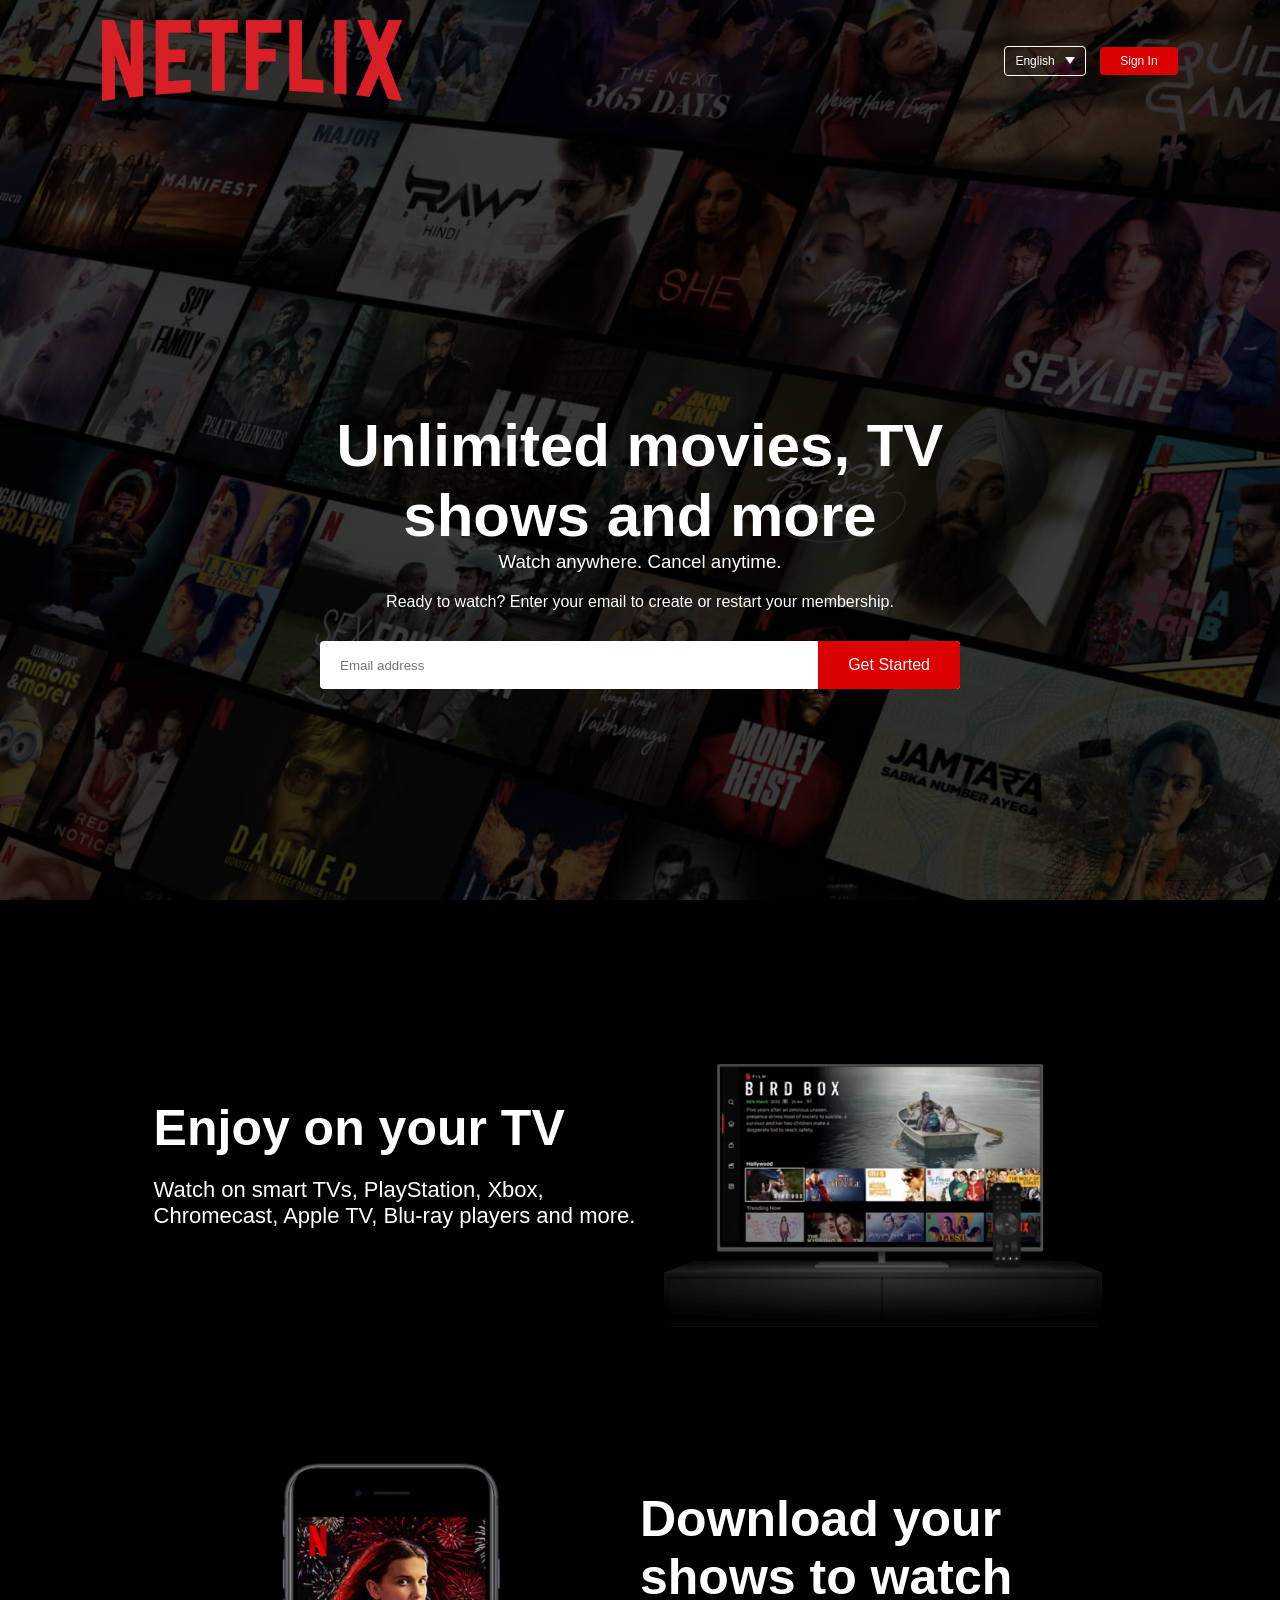
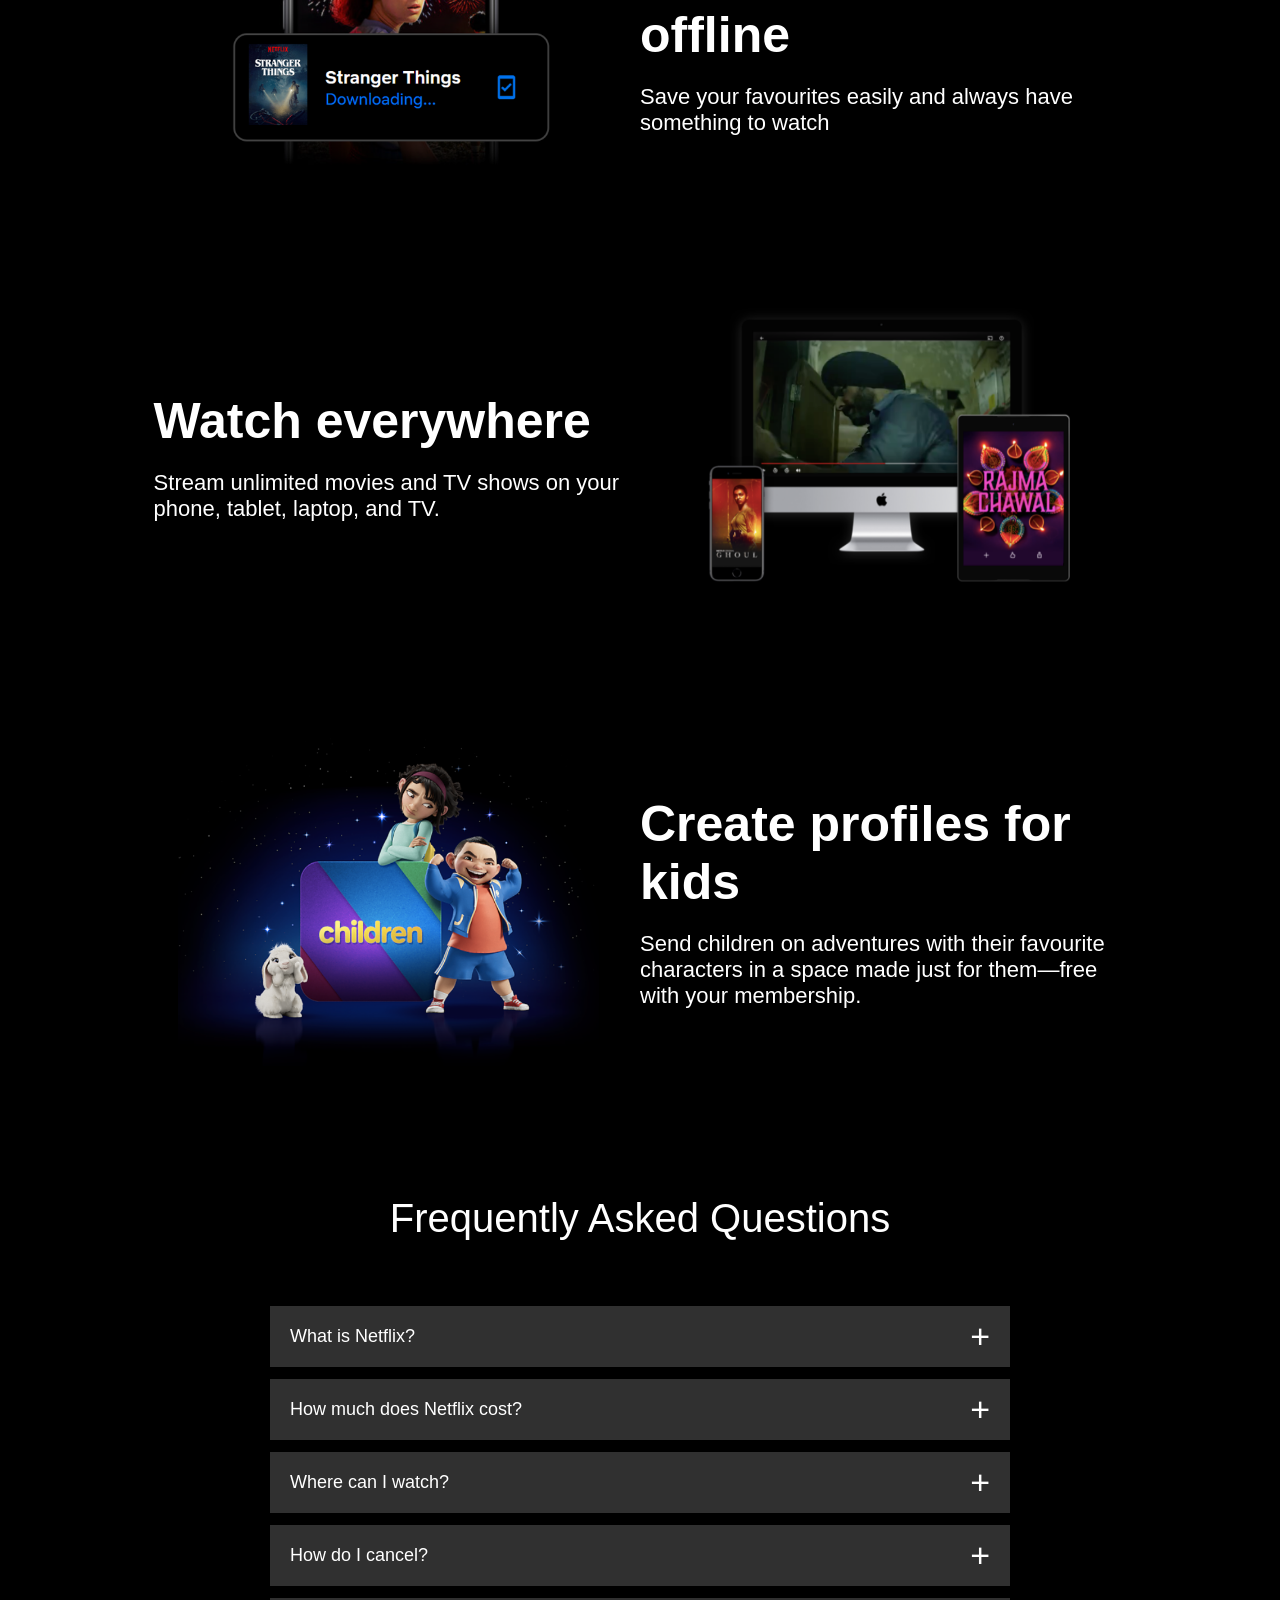
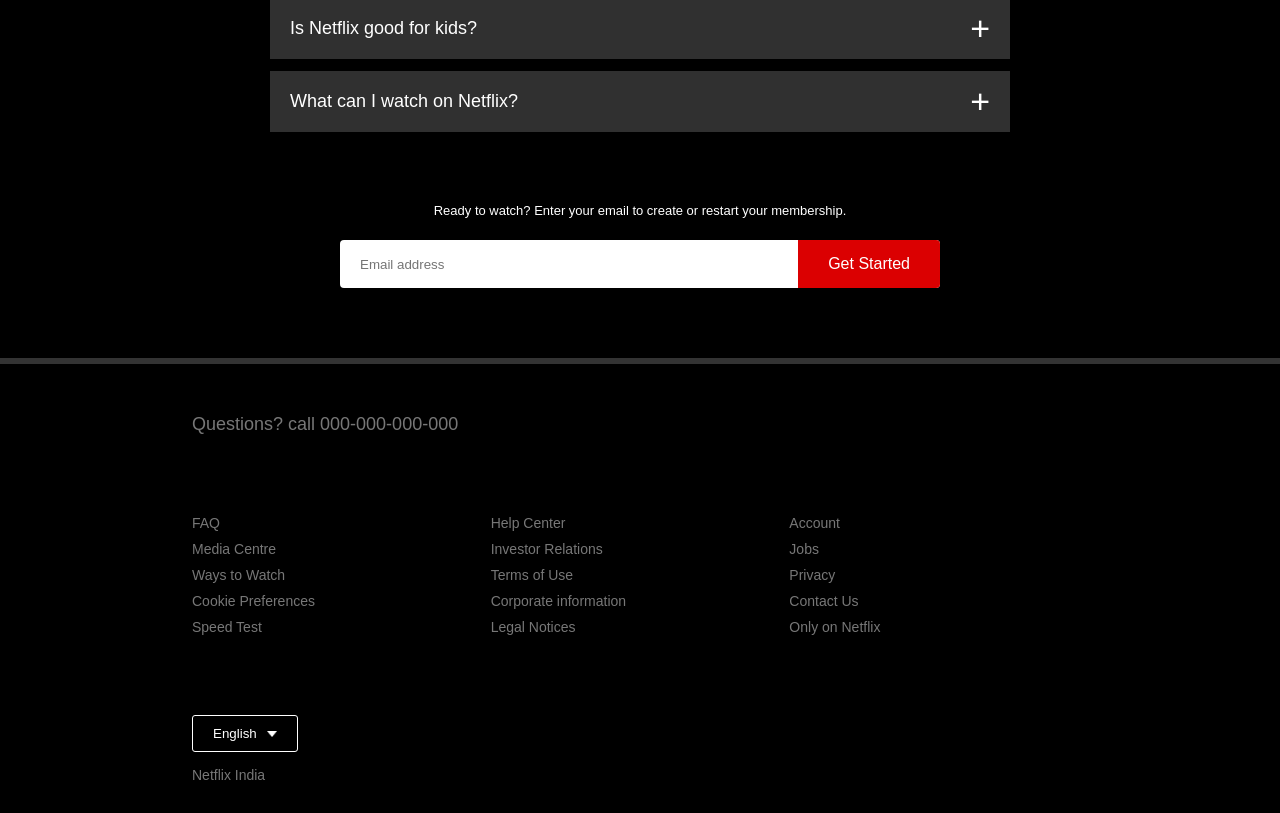
<file: index.html>
<!DOCTYPE html>
<html lang="en">
  <head>
    <meta charset="UTF-8" />
    <meta name="viewport" content="width=device-width, initial-scale=1.0" />
    <title>Netflix Website Clone</title>
    <link rel="stylesheet" href="style2.css" />
  </head>
  <body>
    <div class="header">
      <nav>
        <img src="./logo.png" class="logo" />
        <div>
          <button class="language-btn">
            English <img src="./down-icon.png" />
          </button>
          <button>Sign In</button>
        </div>
      </nav>
      <div class="header-content">
        <h1>Unlimited movies, TV shows and more</h1>
        <h3>Watch anywhere. Cancel anytime.</h3>
        <p>
          Ready to watch? Enter your email to create or restart your membership.
        </p>
        <form class="email-signup">
          <input type="email" placeholder="Email address" required />
          <button type="submit">Get Started</button>
        </form>
      </div>
    </div>
    <div class="features">
      <div class="row">
        <div class="text-col">
          <h2>Enjoy on your TV</h2>
          <p>
            Watch on smart TVs, PlayStation, Xbox, Chromecast, Apple TV, Blu-ray
            players and more.
          </p>
        </div>
        <div class="img-col">
          <img src="./feature-1.png" ; />
        </div>
      </div>
      <div class="row">
        <div class="img-col">
          <img src="./feature-2.png" ; />
        </div>
        <div class="text-col">
          <h2>Download your shows to watch offline</h2>
          <p>Save your favourites easily and always have something to watch</p>
        </div>
      </div>
      <div class="row">
        <div class="text-col">
          <h2>Watch everywhere</h2>
          <p>
            Stream unlimited movies and TV shows on your phone, tablet, laptop,
            and TV.
          </p>
        </div>
        <div class="img-col">
          <img src="./feature-3.png" ; />
        </div>
      </div>
      <div class="row">
        <div class="img-col">
          <img src="./feature-4.png" ; />
        </div>
        <div class="text-col">
          <h2>Create profiles for kids</h2>
          <p>
            Send children on adventures with their favourite characters in a
            space made just for them—free with your membership.
          </p>
        </div>
      </div>
    </div>

    <div class="faq">
      <h2>Frequently Asked Questions</h2>
      <ul class="accordion">
        <li>
          <input type="radio" name="accordion" id="first" />
          <label for="first">What is Netflix?</label>
          <div class="content">
            <p>
              Lorem ipsum dolor sit amet consectetur adipisicing elit. Amet
              nesciunt dolore totam sequi laudantium, ea quia, exercitationem
              perspiciatis necessitatibus rem qui optio vero inventore adipisci
              architecto nam fugit molestiae velit.
            </p>
          </div>
        </li>
        <li>
          <input type="radio" name="accordion" id="second" />
          <label for="second">How much does Netflix cost?</label>
          <div class="content">
            <p>
              Lorem ipsum dolor sit amet consectetur adipisicing elit. Amet
              nesciunt dolore totam sequi laudantium, ea quia, exercitationem
              perspiciatis necessitatibus rem qui optio vero inventore adipisci
              architecto nam fugit molestiae velit.
            </p>
          </div>
        </li>
        <li>
          <input type="radio" name="accordion" id="third" />
          <label for="third">Where can I watch?</label>
          <div class="content">
            <p>
              Lorem ipsum dolor sit amet consectetur adipisicing elit. Amet
              nesciunt dolore totam sequi laudantium, ea quia, exercitationem
              perspiciatis necessitatibus rem qui optio vero inventore adipisci
              architecto nam fugit molestiae velit.
            </p>
          </div>
        </li>
        <li>
          <input type="radio" name="accordion" id="fourth" />
          <label for="fourth">How do I cancel?</label>
          <div class="content">
            <p>
              Lorem ipsum dolor sit amet consectetur adipisicing elit. Amet
              nesciunt dolore totam sequi laudantium, ea quia, exercitationem
              perspiciatis necessitatibus rem qui optio vero inventore adipisci
              architecto nam fugit molestiae velit.
            </p>
          </div>
        </li>
        <li>
          <input type="radio" name="accordion" id="fifth" />
          <label for="fifth">Is Netflix good for kids?</label>
          <div class="content">
            <p>
              Lorem ipsum dolor sit amet consectetur adipisicing elit. Amet
              nesciunt dolore totam sequi laudantium, ea quia, exercitationem
              perspiciatis necessitatibus rem qui optio vero inventore adipisci
              architecto nam fugit molestiae velit.
            </p>
          </div>
        </li>
        <li>
          <input type="radio" name="accordion" id="sixth" />
          <label for="sixth">What can I watch on Netflix?</label>
          <div class="content">
            <p>
              Lorem ipsum dolor sit amet consectetur adipisicing elit. Amet
              nesciunt dolore totam sequi laudantium, ea quia, exercitationem
              perspiciatis necessitatibus rem qui optio vero inventore adipisci
              architecto nam fugit molestiae velit.
            </p>
          </div>
        </li>
      </ul>
      <small>
        Ready to watch? Enter your email to create or restart your
        membership.</small >
      <form class="email-signup">
        <input type="email" placeholder="Email address" required />
        <button type="submit">Get Started</button>
      </form>
    </div>

    <div class="footer">
      <h2>Questions? call 000-000-000-000</h2>
      <div class="row">
        <div class="col">
          <a href="#">FAQ</a>
          <a href="#">Media Centre</a>
          <a href="#">Ways to Watch</a>
          <a href="#">Cookie Preferences</a>
          <a href="#">Speed Test</a>
        </div>
        <div class="col">
          <a href="#">Help Center</a>
          <a href="#">Investor Relations</a>
          <a href="#">Terms of Use</a>
          <a href="#">Corporate information</a>
          <a href="#">Legal Notices</a>
        </div>
        <div class="col">
          <a href="#">Account</a>
          <a href="#">Jobs</a>
          <a href="#">Privacy</a>
          <a href="#">Contact Us</a>
          <a href="#">Only on Netflix</a>
        </div>
      </div>
      <button class="language-btn">
        English <img src="./down-icon.png" />
      </button>
      <p class="copyright-txt">Netflix India</p>
    </div>
  </body>
</html>
</file>
<file: style2.css>
* {
  margin: 0;
  padding: 0;
  font-family: "poppins", sans-serif;
  box-sizing: border-box;
}

body {
  background: #000;
  color: #fff;
}

.header {
  width: 100%;
  height: 100vh;
  background-image: linear-gradient(rgba(0, 0, 0, 0.7), rgba(0, 0, 0, 0.7)),
    url(./header-image.png);
  background-size: cover;
  background-position: center;
  padding: 10px 8%;
  position: relative;
}
nav {
  display: flex;
  align-items: center;
  justify-content: space-between;
  padding: 10px 0;
}

logo {
  width: 150px;
  cursor: pointer;
}
nav button {
  border: 0;
  outline: 0;
  background: #db0001;
  color: #fff;
  padding: 7px 20px;
  font-size: 12px;
  border-radius: 4px;
  margin-left: 10px;
  cursor: pointer;
}

.language-btn {
  display: inline-flex;
  align-items: center;
  background: transparent;
  border: 1px solid white;
  padding: 7px 10px;
}

.language-btn img {
  width: 10px;
  margin-left: 10px;
}

.header-content {
  position: absolute;
  top: 50%;
  left: 50%;
  transform: translate(-50%, -50%);
  text-align: center;
  margin-top: 100px;
}
.header-content h1 {
  font-size: 60px;
  line-height: 70px;
  font-weight: 600;
  max-width: 650px;
}
.header-content h3 {
  font-weight: 400;
  margin-bottom: 20px;
}

.email-signup {
  background: #fff;
  border-radius: 4px;
  display: flex;
  align-items: center;
  margin-top: 30px;
  overflow: hidden;
}

.email-signup input {
  flex: 1;
  border: 0;
  outline: 0;
  margin-left: 20px;
}

.email-signup button {
  background: #db0001;
  border: 0;
  outline: 0;
  color: #fff;
  font-size: 16px;
  cursor: pointer;
  padding: 15px 30px;
}
/**---features---**/
.features {
  padding: 50px 12%;
  font-size: 22px;
}
.row {
  display: flex;
  width: 100%;
  align-items: center;
  flex-wrap: wrap;
  padding: 50px 0;
}
.text-col {
  flex-basis: 50%;
  margin-bottom: 20px;
}

.img-col {
  flex-basis: 50%;
  margin-bottom: 20px;
}

.img-col img {
  display: block;
  width: 90%;
  margin: auto;
}
.features h2 {
  font-size: 50px;
  font-weight: 600;
  margin-bottom: 20px;
}

.faq {
  padding: 10px 12%;
  text-align: center;
  font-size: 18px;
}
.faq h2 {
  font-weight: 500;
  font-size: 40px;
}

.accordion {
  margin: 60px auto;
  width: 100%;
  max-width: 750px;
}

.accordion li {
  list-style: none;
  width: 100%;
  padding: 5px;
}

.accordion li label {
  display: flex;
  align-items: center;
  padding: 20px;
  font-size: 18px;
  font-weight: 500;
  background: #303030;
  margin-bottom: 2px;
  cursor: pointer;
  position: relative;
}

label::after {
  content: "+";
  font-size: 34px;
  position: absolute;
  right: 20px;
  transition: transform 0.5s;
}

input[type="radio"] {
  display: none;
}

.accordion .content {
  background: #303030;
  text-align: left;
  padding: 0 20px;
  max-height: 0;
  overflow: hidden;
  transition: max-height 0.5s, padding 0.5s;
}

.accordion input[type="radio"]:checked + label + .content {
  max-height: 600px;
  padding: 30px 20px;
}
.accordion input[type="radio"]:checked + label::after {
  transform: rotate(135deg);
}

.faq .email-signup {
  max-width: 600px;
  margin: 20px auto 60px;
}
.faq small {
  font-size: 13px;
}

/**---------------------------footer----------------**/
.footer {
  padding: 50px 15% 10px;
  border-top: 6px solid #333;
  color: #777;
}

.footer h2 {
  font-size: 18px;
  font-weight: 400;
  margin-bottom: 30px;
}
.footer .col {
  flex-basis: 25%;
  flex-grow: 1;
  margin-bottom: 20px;
}

.footer .col a {
  display: block;
  text-decoration: none;
  color: #777;
  font-size: 14px;
  margin-bottom: 10px;
}

.footer .language-btn {
  color: #fff;
  padding: 10px 20px;
  border-radius: 3px;
}

.copyright-txt {
  font-size: 14px;
  margin-top: 15px;
  margin-bottom: 20px;
}

/**----------------------media query for small query----------------**/
@media only screen and (max-width: 600px) {
  .logo {
    width: 100px;
  }
  nav button {
    padding: 5px 10px;
  }

  nav .language-btn {
    padding: 4px 8px;
  }
  .header-content {
    position: unset;
    transform: none;
    padding-top: 150px;
  }

  .header-content h1 {
    font-size: 30px;
  }
  .email-signup buttton {
    font-size: 12px;
    padding: 10px 15px;
  }
  .text-col,
  .img-col {
    flex-basis: 100%;
  }
  .features h2 {
    font-size: 30px;
  }
  .features p {
    font-size: 15px;
  }
  .row:nth-child(2),
  .row:nth-child(4) {
    flex-direction: column-reverse;
  }
  .features .row {
    padding: 10px 0;
  }
  .faq h2 {
    font-size: 20px;
  }
  .accordian .content {
    font-size: 14px;
  }
  .accordian li label {
    padding: 10px;
    font-size: 14px;
  }
  label::after {
    font-size: 22px;
  }
}
</file>
